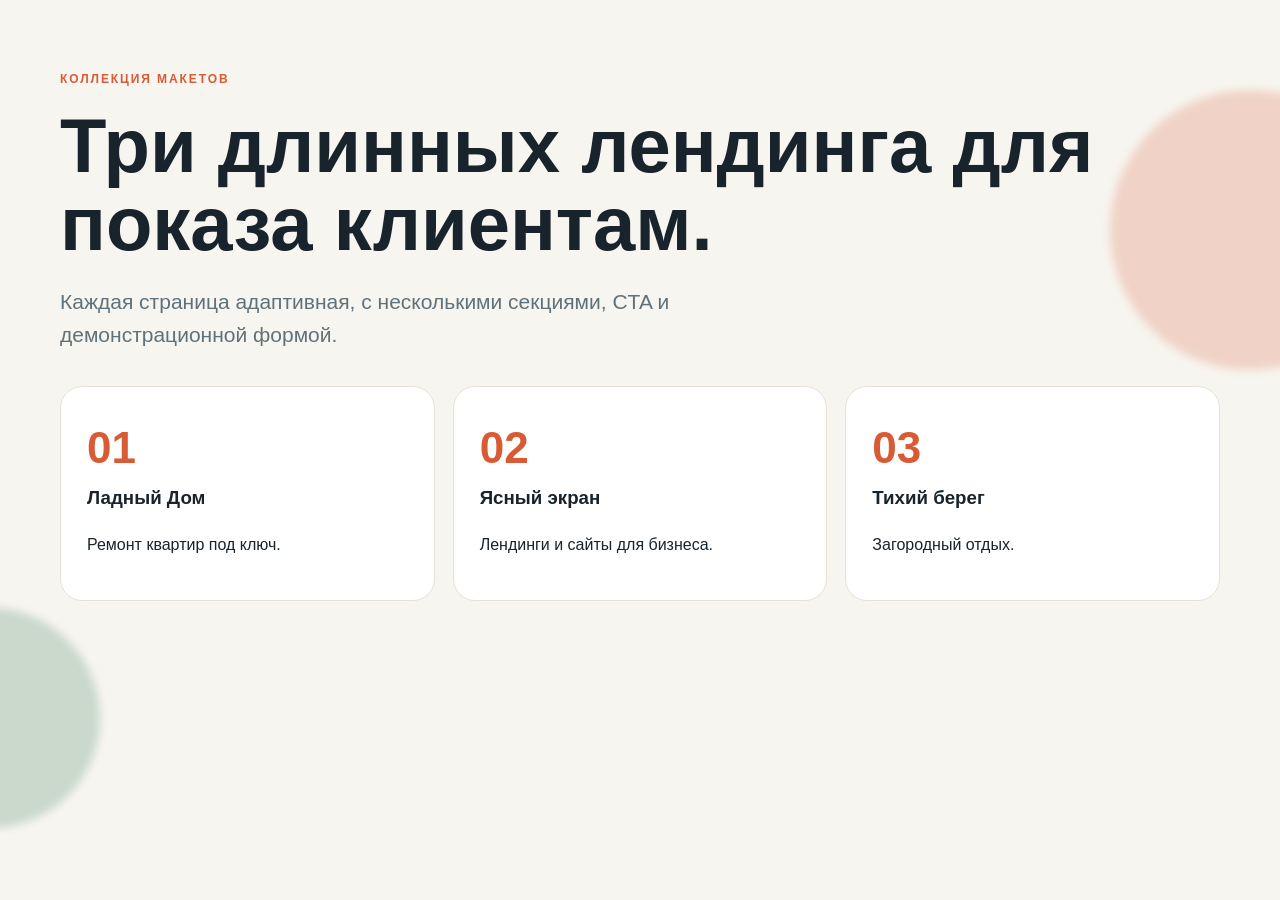
<file: index.html>
<!doctype html><html lang="ru"><head><meta charset="utf-8"><meta name="viewport" content="width=device-width,initial-scale=1"><title>Три демонстрационных лендинга</title><link rel="stylesheet" href="styles.css"></head><body><main class="wrap hero"><div class="eyebrow">Коллекция макетов</div><h1>Три длинных лендинга для показа клиентам.</h1><p class="lead">Каждая страница адаптивная, с несколькими секциями, CTA и демонстрационной формой.</p><div class="grid"><a class="card" href="landing-1/"><div class="number">01</div><h3>Ладный Дом</h3><p>Ремонт квартир под ключ.</p></a><a class="card" href="landing-2/"><div class="number">02</div><h3>Ясный экран</h3><p>Лендинги и сайты для бизнеса.</p></a><a class="card" href="landing-3/"><div class="number">03</div><h3>Тихий берег</h3><p>Загородный отдых.</p></a></div></main></body></html>
</file>
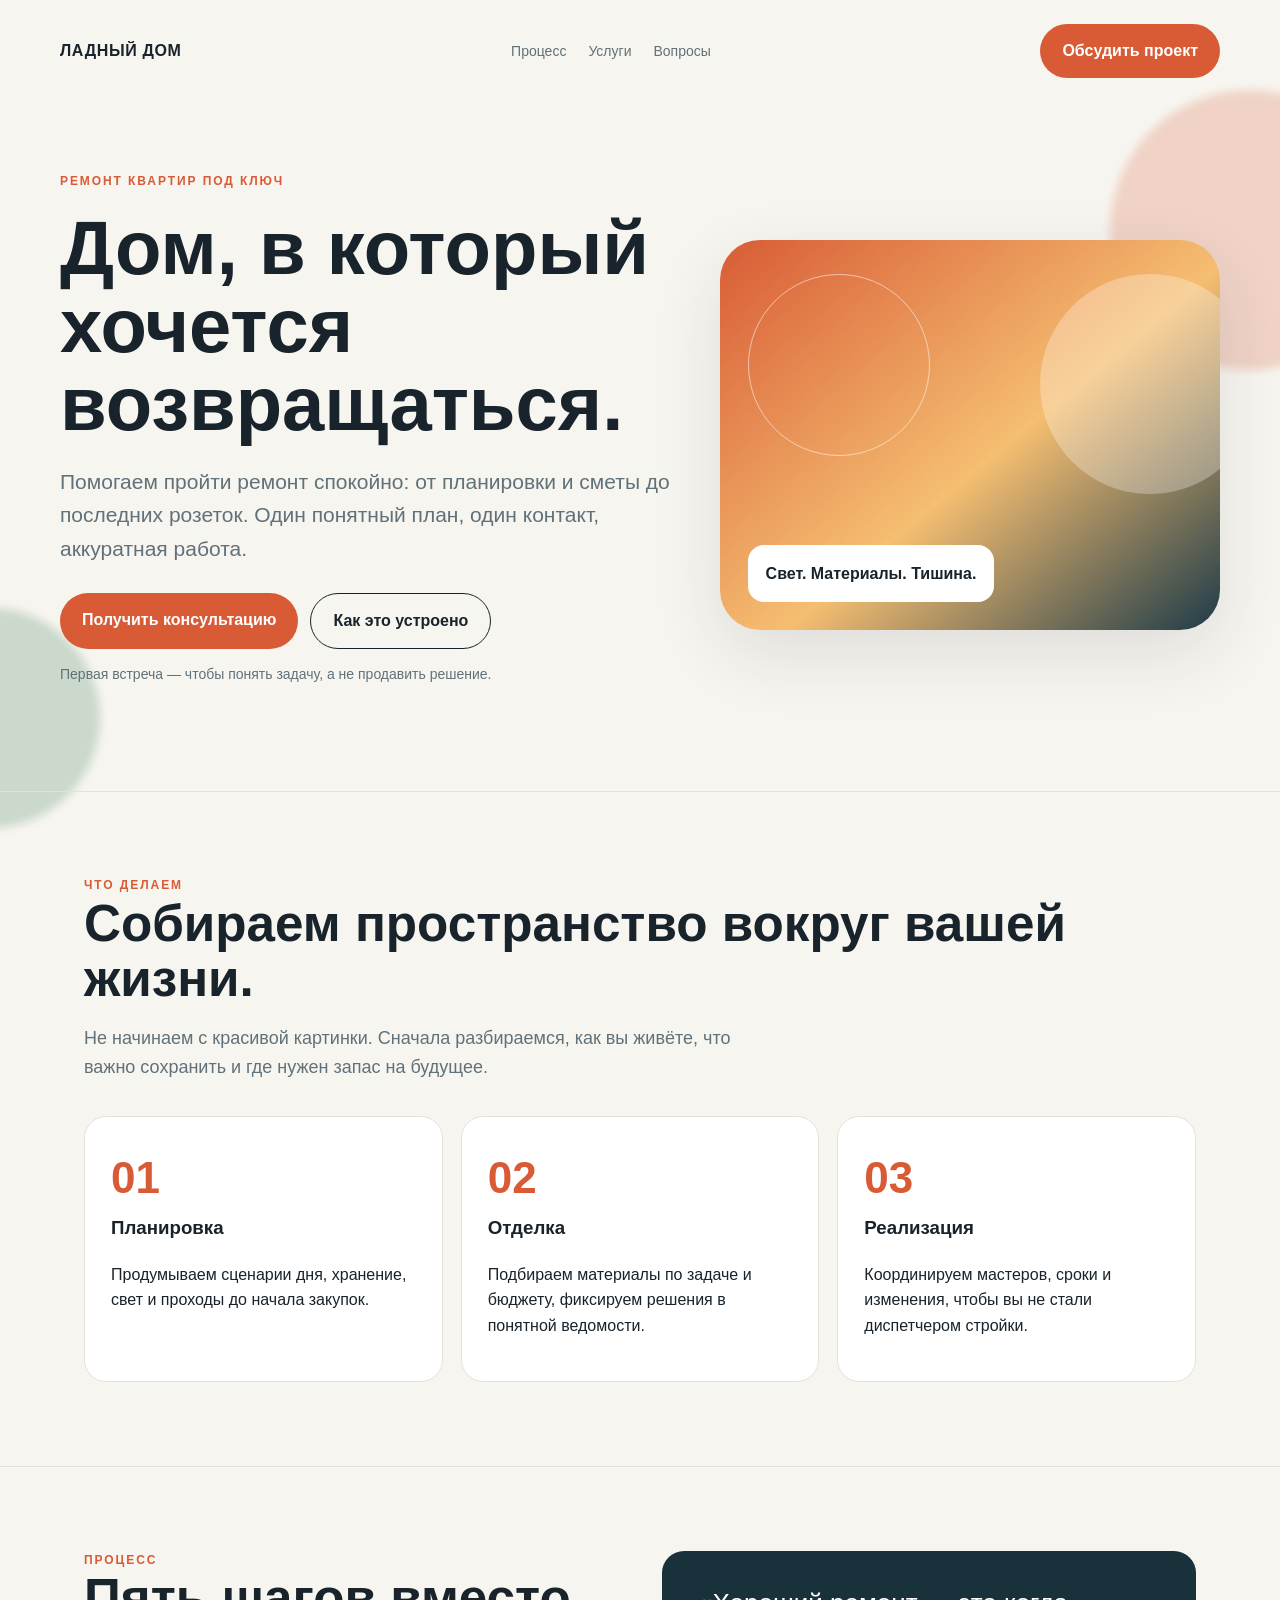
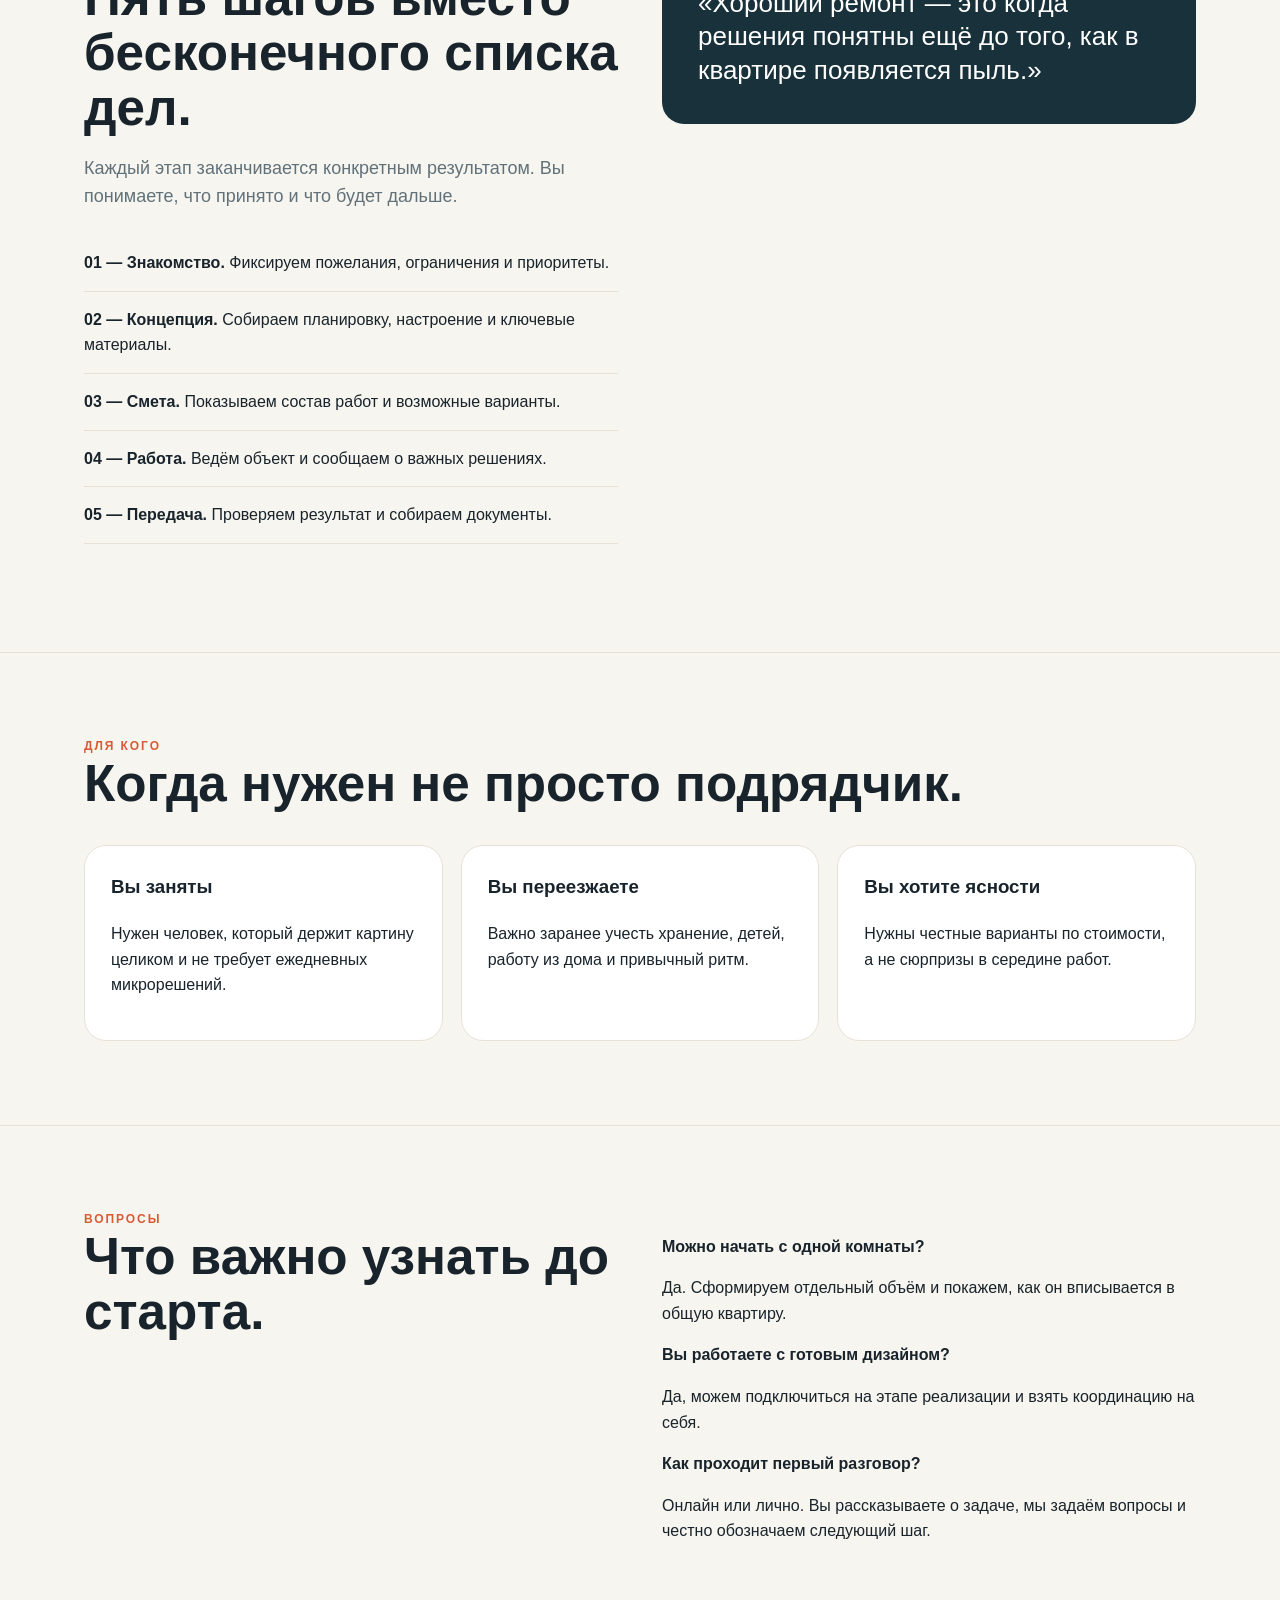
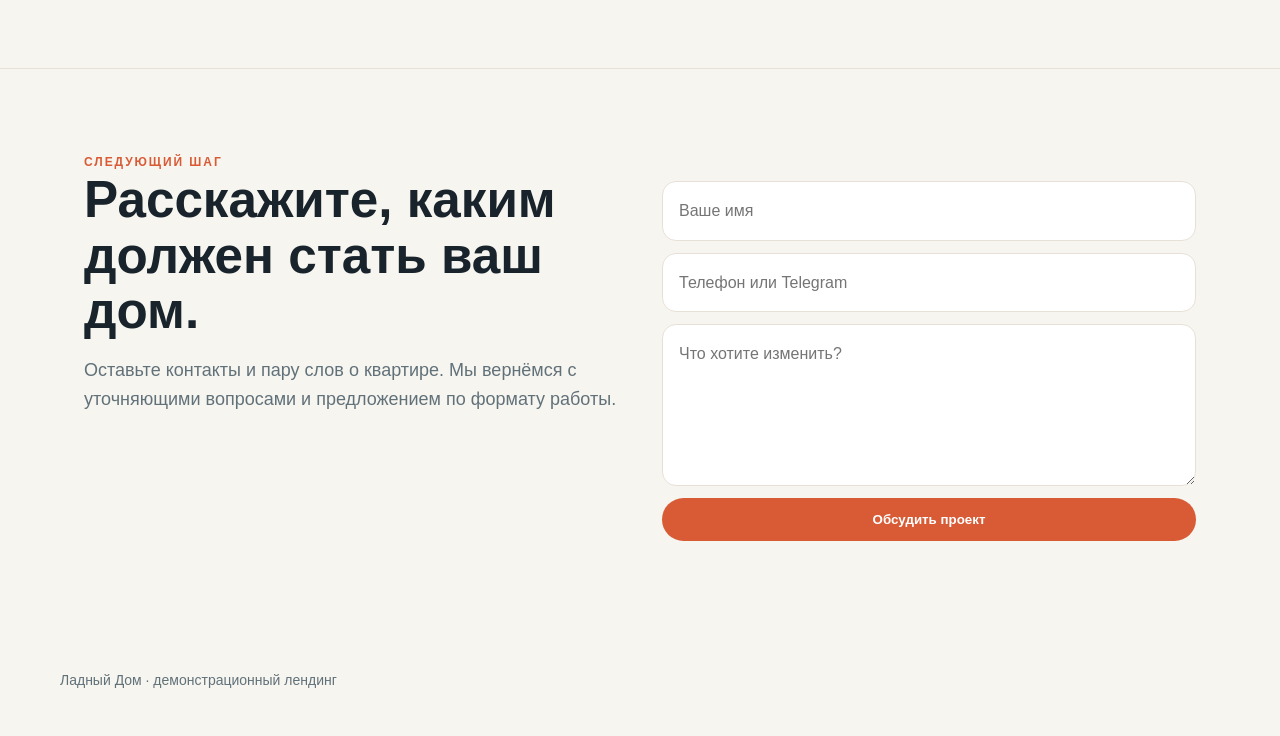
<file: landing-1/index.html>
<!doctype html><html lang="ru"><head><meta charset="utf-8"><meta name="viewport" content="width=device-width,initial-scale=1"><title>Ладный Дом — ремонт без хаоса</title><link rel="stylesheet" href="../styles.css"><link rel="icon" href="data:image/svg+xml,%3Csvg xmlns='http://www.w3.org/2000/svg' viewBox='0 0 64 64'%3E%3Crect width='64' height='64' rx='16' fill='%23d85b36'/%3E%3Cpath d='M14 31 32 15l18 16v19H14z' fill='white'/%3E%3C/svg%3E"></head><body><header class="wrap nav"><a class="logo" href="#top">ЛАДНЫЙ ДОМ</a><nav class="navlinks"><a href="#process">Процесс</a><a href="#services">Услуги</a><a href="#faq">Вопросы</a></nav><a class="btn" href="#contact">Обсудить проект</a></header><main id="top"><section class="wrap hero"><div class="hero-grid"><div><div class="eyebrow">Ремонт квартир под ключ</div><h1>Дом, в который хочется возвращаться.</h1><p class="lead">Помогаем пройти ремонт спокойно: от планировки и сметы до последних розеток. Один понятный план, один контакт, аккуратная работа.</p><div class="actions"><a class="btn" href="#contact">Получить консультацию</a><a class="btn alt" href="#process">Как это устроено</a></div><p class="kicker">Первая встреча — чтобы понять задачу, а не продавить решение.</p></div><div class="visual"><span class="label">Свет. Материалы. Тишина.</span></div></div></section><section class="section" id="services"><div class="wrap"><div class="eyebrow">Что делаем</div><h2>Собираем пространство вокруг вашей жизни.</h2><p class="section-intro">Не начинаем с красивой картинки. Сначала разбираемся, как вы живёте, что важно сохранить и где нужен запас на будущее.</p><div class="grid"><article class="card"><div class="number">01</div><h3>Планировка</h3><p>Продумываем сценарии дня, хранение, свет и проходы до начала закупок.</p></article><article class="card"><div class="number">02</div><h3>Отделка</h3><p>Подбираем материалы по задаче и бюджету, фиксируем решения в понятной ведомости.</p></article><article class="card"><div class="number">03</div><h3>Реализация</h3><p>Координируем мастеров, сроки и изменения, чтобы вы не стали диспетчером стройки.</p></article></div></div></section><section class="section" id="process"><div class="wrap split"><div><div class="eyebrow">Процесс</div><h2>Пять шагов вместо бесконечного списка дел.</h2><p class="section-intro">Каждый этап заканчивается конкретным результатом. Вы понимаете, что принято и что будет дальше.</p><ul class="list"><li><b>01 — Знакомство.</b> Фиксируем пожелания, ограничения и приоритеты.</li><li><b>02 — Концепция.</b> Собираем планировку, настроение и ключевые материалы.</li><li><b>03 — Смета.</b> Показываем состав работ и возможные варианты.</li><li><b>04 — Работа.</b> Ведём объект и сообщаем о важных решениях.</li><li><b>05 — Передача.</b> Проверяем результат и собираем документы.</li></ul></div><div class="quote">«Хороший ремонт — это когда решения понятны ещё до того, как в квартире появляется пыль.»</div></div></section><section class="section"><div class="wrap"><div class="eyebrow">Для кого</div><h2>Когда нужен не просто подрядчик.</h2><div class="grid"><article class="card"><h3>Вы заняты</h3><p>Нужен человек, который держит картину целиком и не требует ежедневных микрорешений.</p></article><article class="card"><h3>Вы переезжаете</h3><p>Важно заранее учесть хранение, детей, работу из дома и привычный ритм.</p></article><article class="card"><h3>Вы хотите ясности</h3><p>Нужны честные варианты по стоимости, а не сюрпризы в середине работ.</p></article></div></div></section><section class="section" id="faq"><div class="wrap split"><div><div class="eyebrow">Вопросы</div><h2>Что важно узнать до старта.</h2></div><div class="list"><div><b>Можно начать с одной комнаты?</b><p>Да. Сформируем отдельный объём и покажем, как он вписывается в общую квартиру.</p></div><div><b>Вы работаете с готовым дизайном?</b><p>Да, можем подключиться на этапе реализации и взять координацию на себя.</p></div><div><b>Как проходит первый разговор?</b><p>Онлайн или лично. Вы рассказываете о задаче, мы задаём вопросы и честно обозначаем следующий шаг.</p></div></div></div></section><section class="section" id="contact"><div class="wrap split"><div><div class="eyebrow">Следующий шаг</div><h2>Расскажите, каким должен стать ваш дом.</h2><p class="section-intro">Оставьте контакты и пару слов о квартире. Мы вернёмся с уточняющими вопросами и предложением по формату работы.</p></div><form class="form"><input placeholder="Ваше имя"><input type="tel" placeholder="Телефон или Telegram"><textarea rows="5" placeholder="Что хотите изменить?"></textarea><button class="btn" type="button">Обсудить проект</button></form></div></section></main><footer class="wrap footer">Ладный Дом · демонстрационный лендинг</footer></body></html>
</file>
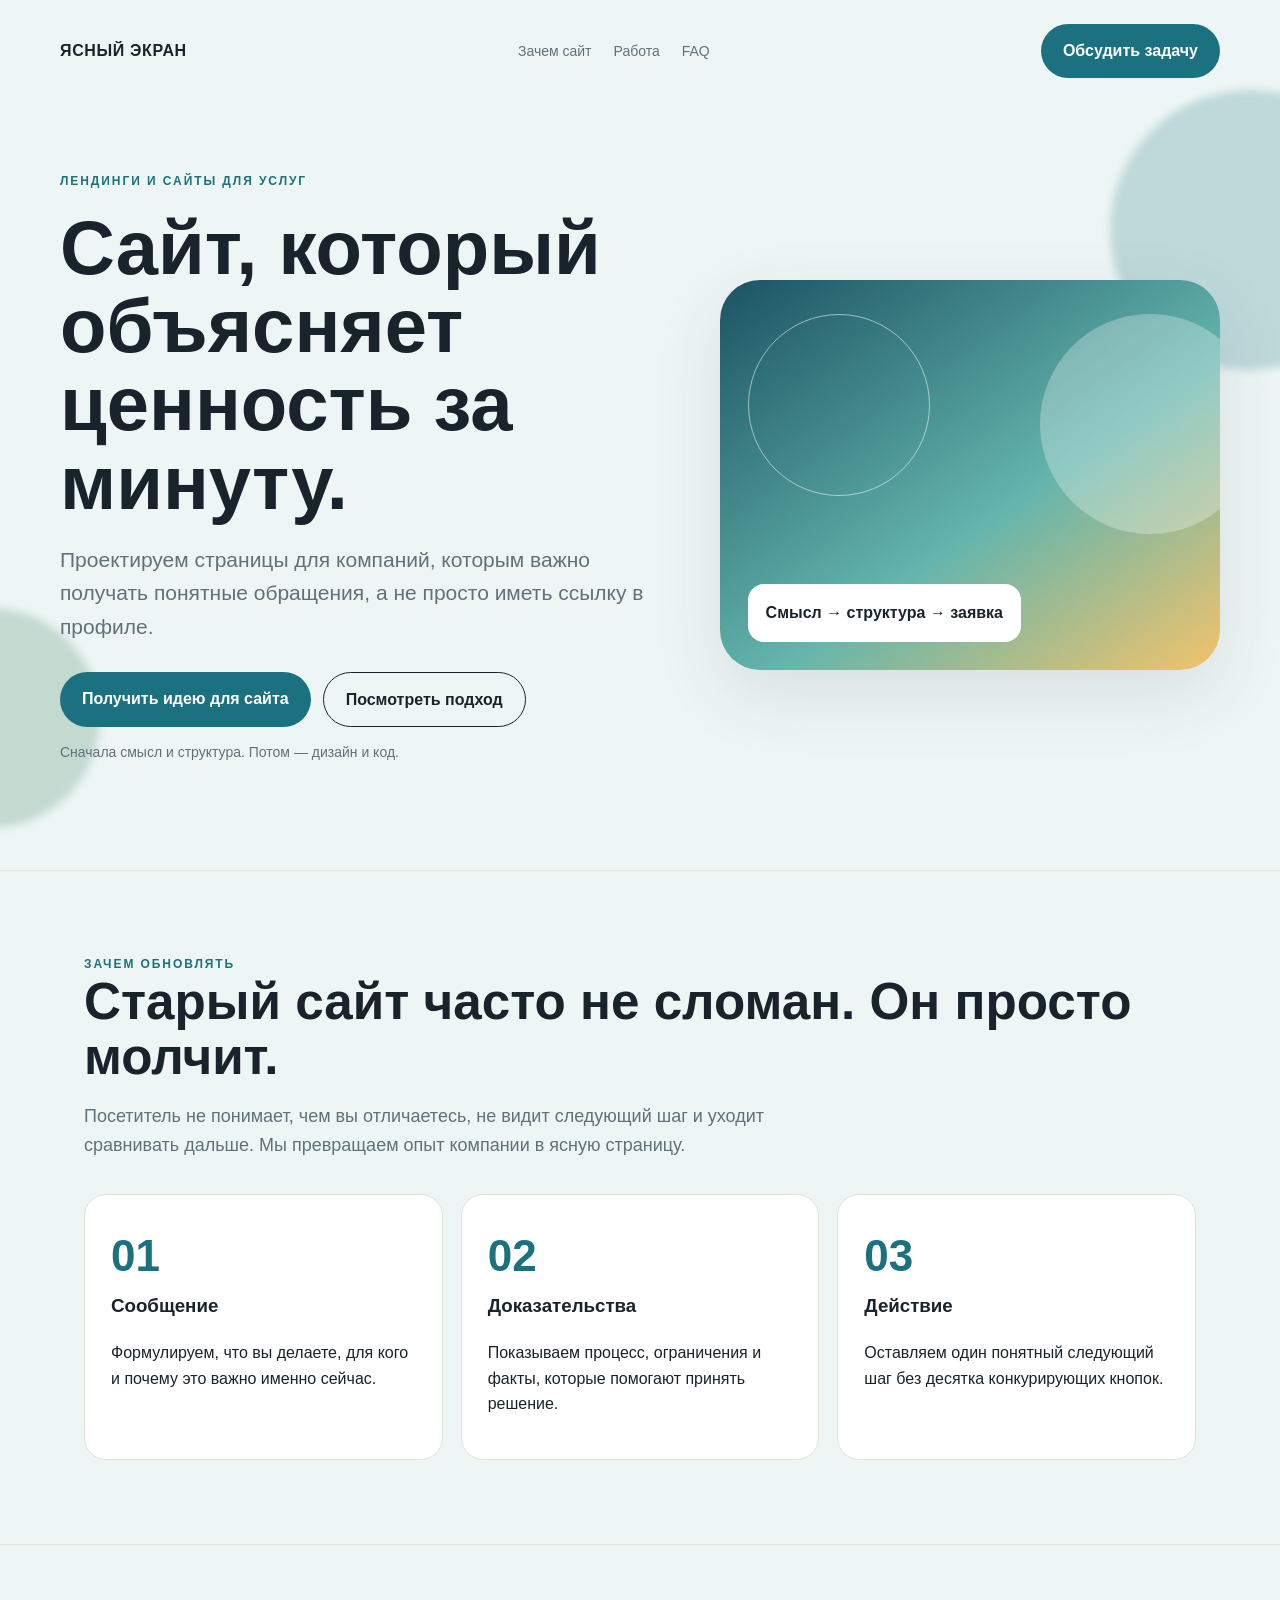
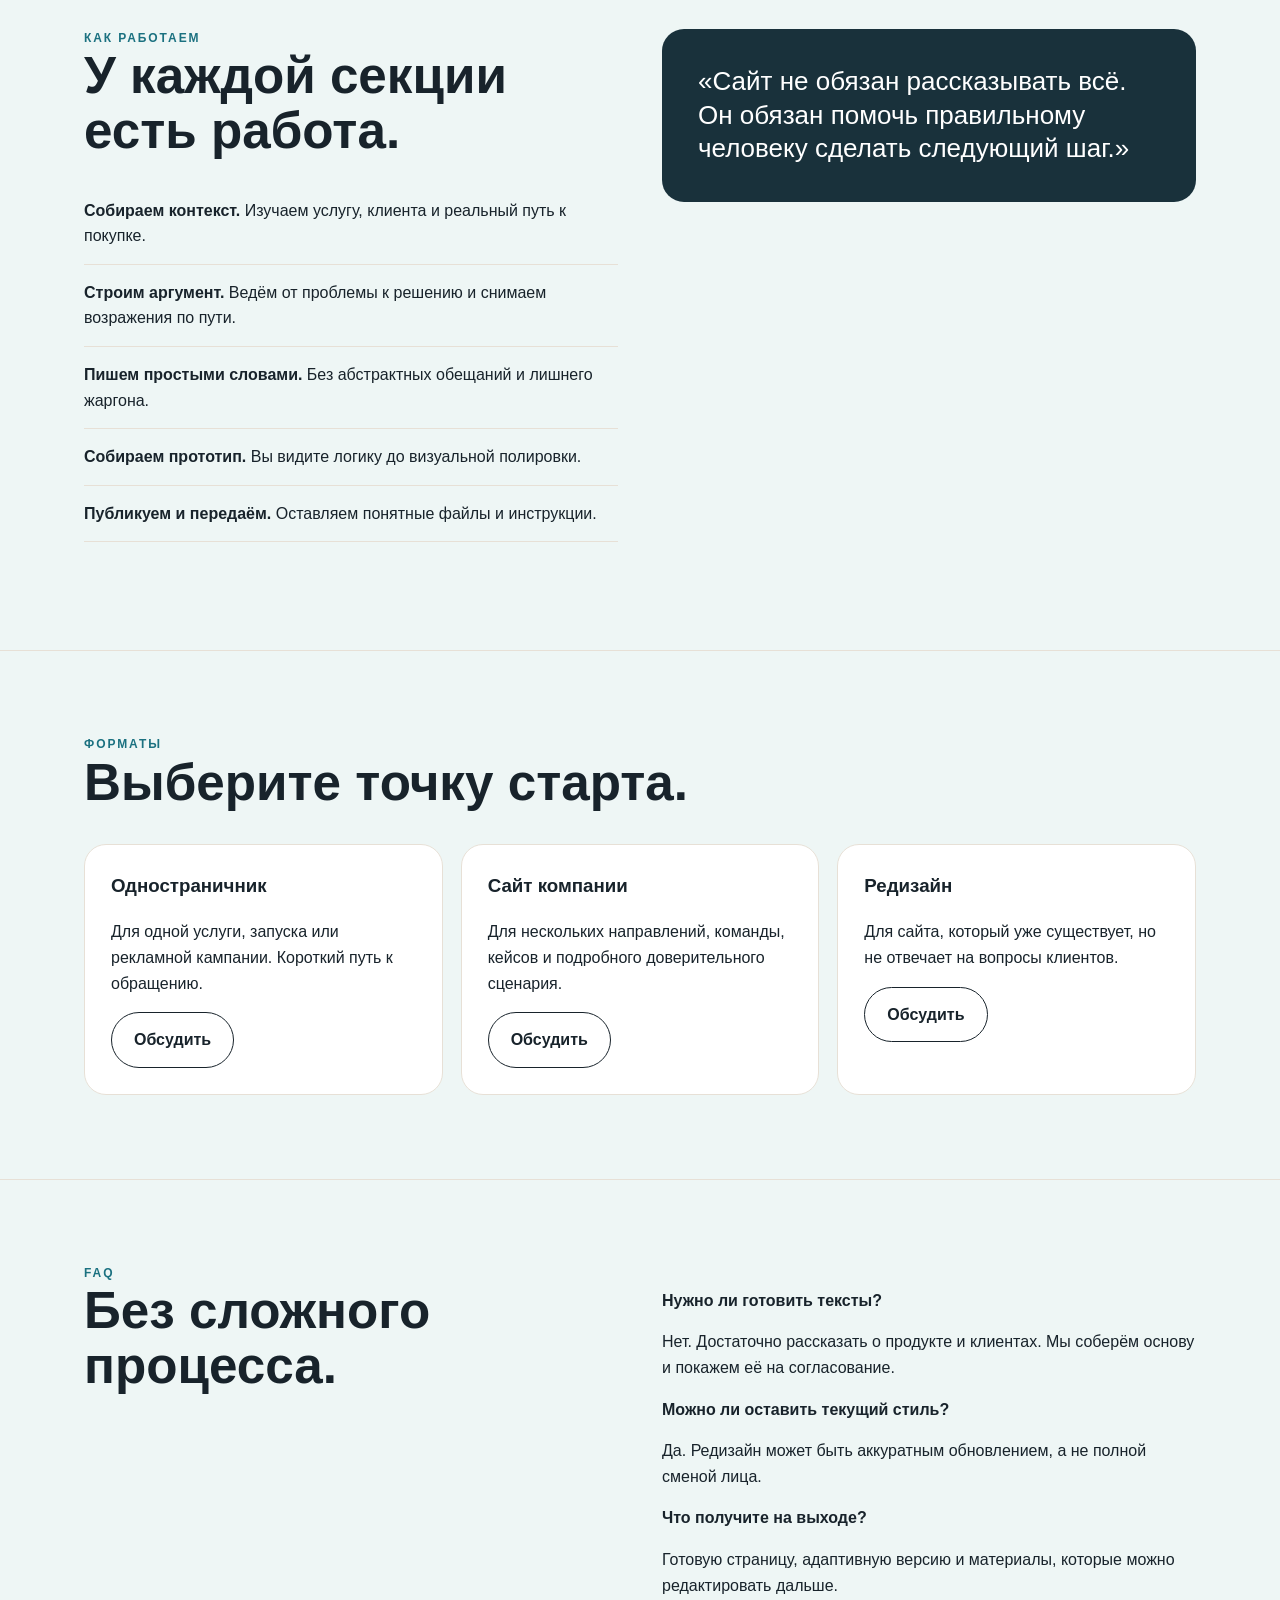
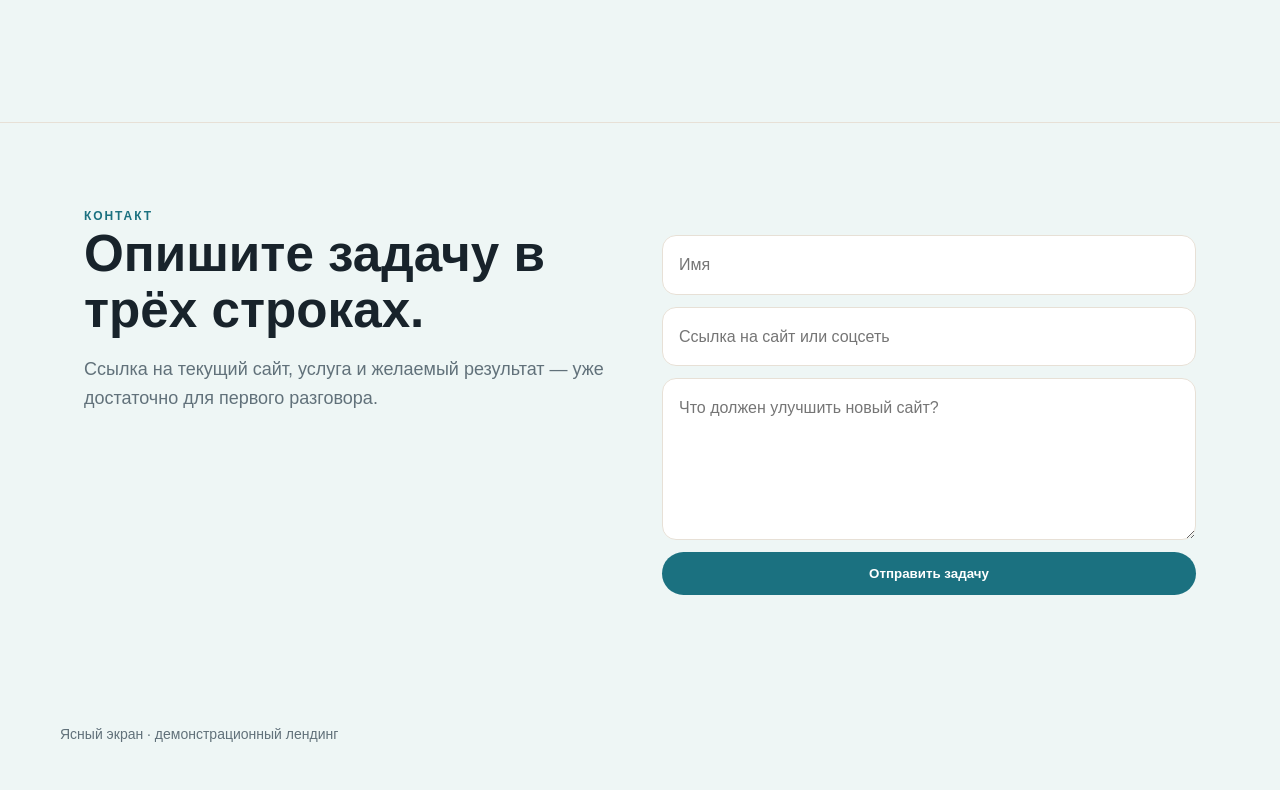
<file: landing-2/index.html>
<!doctype html><html lang="ru"><head><meta charset="utf-8"><meta name="viewport" content="width=device-width,initial-scale=1"><title>Ясный экран — сайты для бизнеса</title><link rel="stylesheet" href="../styles.css"><link rel="icon" href="data:image/svg+xml,%3Csvg xmlns='http://www.w3.org/2000/svg' viewBox='0 0 64 64'%3E%3Crect width='64' height='64' rx='16' fill='%231b5363'/%3E%3Cpath d='M15 18h34v28H15z' fill='none' stroke='white' stroke-width='5'/%3E%3Cpath d='M22 27h20M22 35h12' stroke='white' stroke-width='4'/%3E%3C/svg%3E"></head><body style="--accent:#1b7180;--paper:#eef6f5"><header class="wrap nav"><a class="logo" href="#top">ЯСНЫЙ ЭКРАН</a><nav class="navlinks"><a href="#why">Зачем сайт</a><a href="#work">Работа</a><a href="#faq">FAQ</a></nav><a class="btn" href="#contact">Обсудить задачу</a></header><main id="top"><section class="wrap hero"><div class="hero-grid"><div><div class="eyebrow">Лендинги и сайты для услуг</div><h1>Сайт, который объясняет ценность за минуту.</h1><p class="lead">Проектируем страницы для компаний, которым важно получать понятные обращения, а не просто иметь ссылку в профиле.</p><div class="actions"><a class="btn" href="#contact">Получить идею для сайта</a><a class="btn alt" href="#work">Посмотреть подход</a></div><p class="kicker">Сначала смысл и структура. Потом — дизайн и код.</p></div><div class="visual" style="background:linear-gradient(145deg,#1b5363,#64b5ad 58%,#f2c36b)"><span class="label">Смысл → структура → заявка</span></div></div></section><section class="section" id="why"><div class="wrap"><div class="eyebrow">Зачем обновлять</div><h2>Старый сайт часто не сломан. Он просто молчит.</h2><p class="section-intro">Посетитель не понимает, чем вы отличаетесь, не видит следующий шаг и уходит сравнивать дальше. Мы превращаем опыт компании в ясную страницу.</p><div class="grid"><article class="card"><div class="number">01</div><h3>Сообщение</h3><p>Формулируем, что вы делаете, для кого и почему это важно именно сейчас.</p></article><article class="card"><div class="number">02</div><h3>Доказательства</h3><p>Показываем процесс, ограничения и факты, которые помогают принять решение.</p></article><article class="card"><div class="number">03</div><h3>Действие</h3><p>Оставляем один понятный следующий шаг без десятка конкурирующих кнопок.</p></article></div></div></section><section class="section" id="work"><div class="wrap split"><div><div class="eyebrow">Как работаем</div><h2>У каждой секции есть работа.</h2><ul class="list"><li><b>Собираем контекст.</b> Изучаем услугу, клиента и реальный путь к покупке.</li><li><b>Строим аргумент.</b> Ведём от проблемы к решению и снимаем возражения по пути.</li><li><b>Пишем простыми словами.</b> Без абстрактных обещаний и лишнего жаргона.</li><li><b>Собираем прототип.</b> Вы видите логику до визуальной полировки.</li><li><b>Публикуем и передаём.</b> Оставляем понятные файлы и инструкции.</li></ul></div><div class="quote">«Сайт не обязан рассказывать всё. Он обязан помочь правильному человеку сделать следующий шаг.»</div></div></section><section class="section"><div class="wrap"><div class="eyebrow">Форматы</div><h2>Выберите точку старта.</h2><div class="grid"><article class="card"><h3>Одностраничник</h3><p>Для одной услуги, запуска или рекламной кампании. Короткий путь к обращению.</p><a class="btn alt" href="#contact">Обсудить</a></article><article class="card"><h3>Сайт компании</h3><p>Для нескольких направлений, команды, кейсов и подробного доверительного сценария.</p><a class="btn alt" href="#contact">Обсудить</a></article><article class="card"><h3>Редизайн</h3><p>Для сайта, который уже существует, но не отвечает на вопросы клиентов.</p><a class="btn alt" href="#contact">Обсудить</a></article></div></div></section><section class="section" id="faq"><div class="wrap split"><div><div class="eyebrow">FAQ</div><h2>Без сложного процесса.</h2></div><div class="list"><div><b>Нужно ли готовить тексты?</b><p>Нет. Достаточно рассказать о продукте и клиентах. Мы соберём основу и покажем её на согласование.</p></div><div><b>Можно ли оставить текущий стиль?</b><p>Да. Редизайн может быть аккуратным обновлением, а не полной сменой лица.</p></div><div><b>Что получите на выходе?</b><p>Готовую страницу, адаптивную версию и материалы, которые можно редактировать дальше.</p></div></div></div></section><section class="section" id="contact"><div class="wrap split"><div><div class="eyebrow">Контакт</div><h2>Опишите задачу в трёх строках.</h2><p class="section-intro">Ссылка на текущий сайт, услуга и желаемый результат — уже достаточно для первого разговора.</p></div><form class="form"><input placeholder="Имя"><input placeholder="Ссылка на сайт или соцсеть"><textarea rows="5" placeholder="Что должен улучшить новый сайт?"></textarea><button class="btn" type="button">Отправить задачу</button></form></div></section></main><footer class="wrap footer">Ясный экран · демонстрационный лендинг</footer></body></html>
</file>
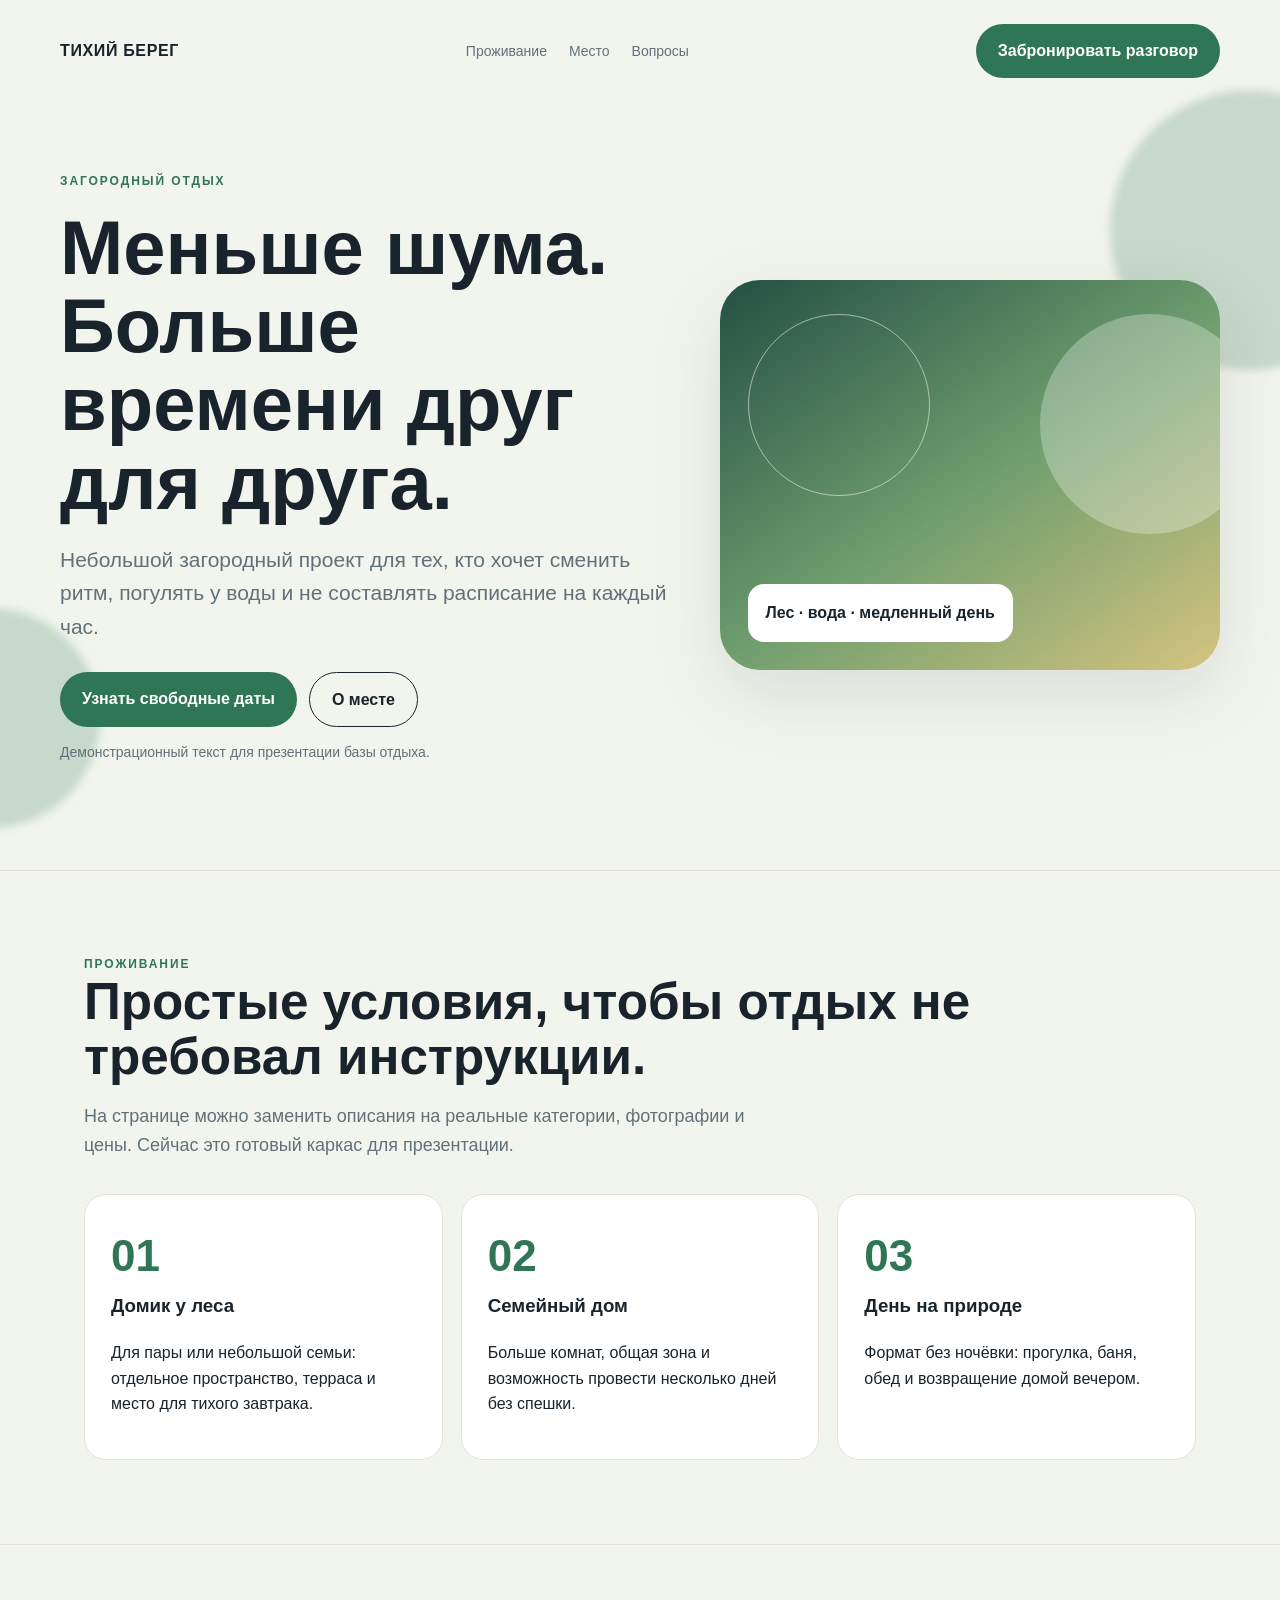
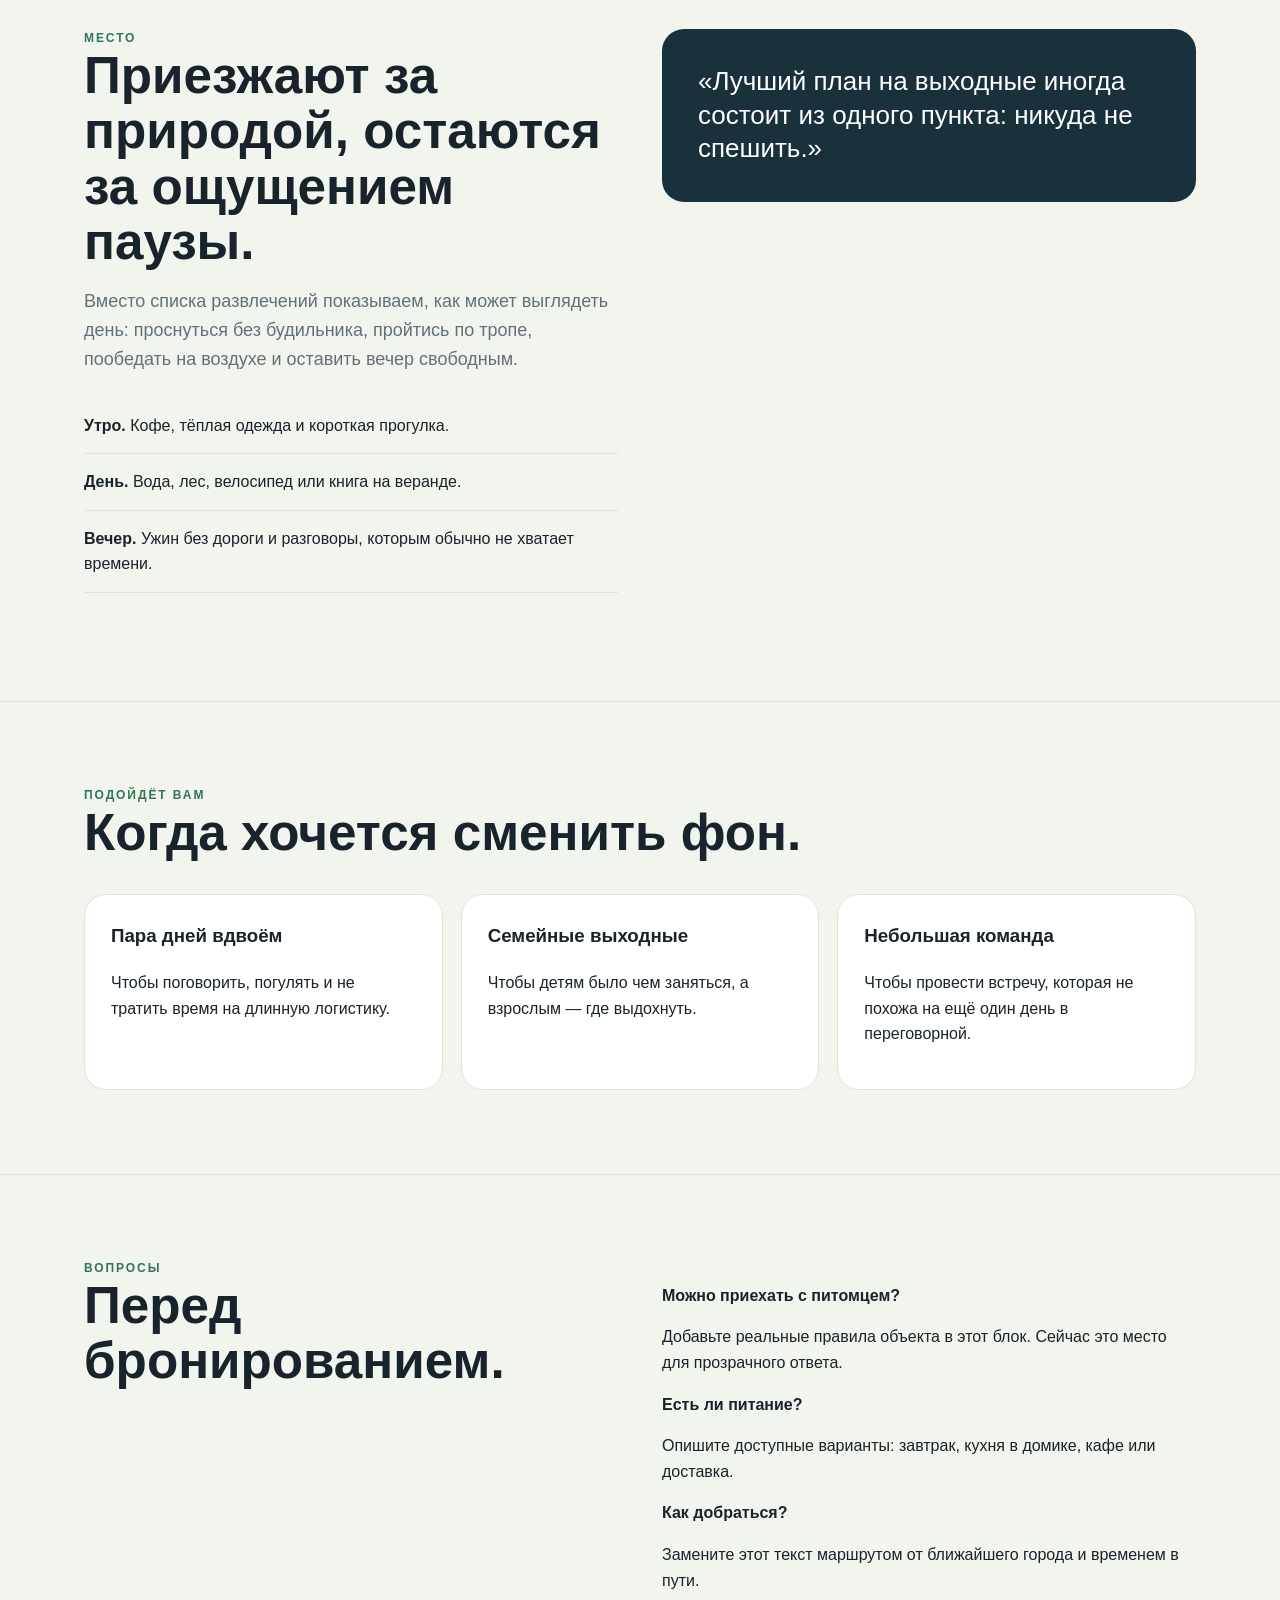
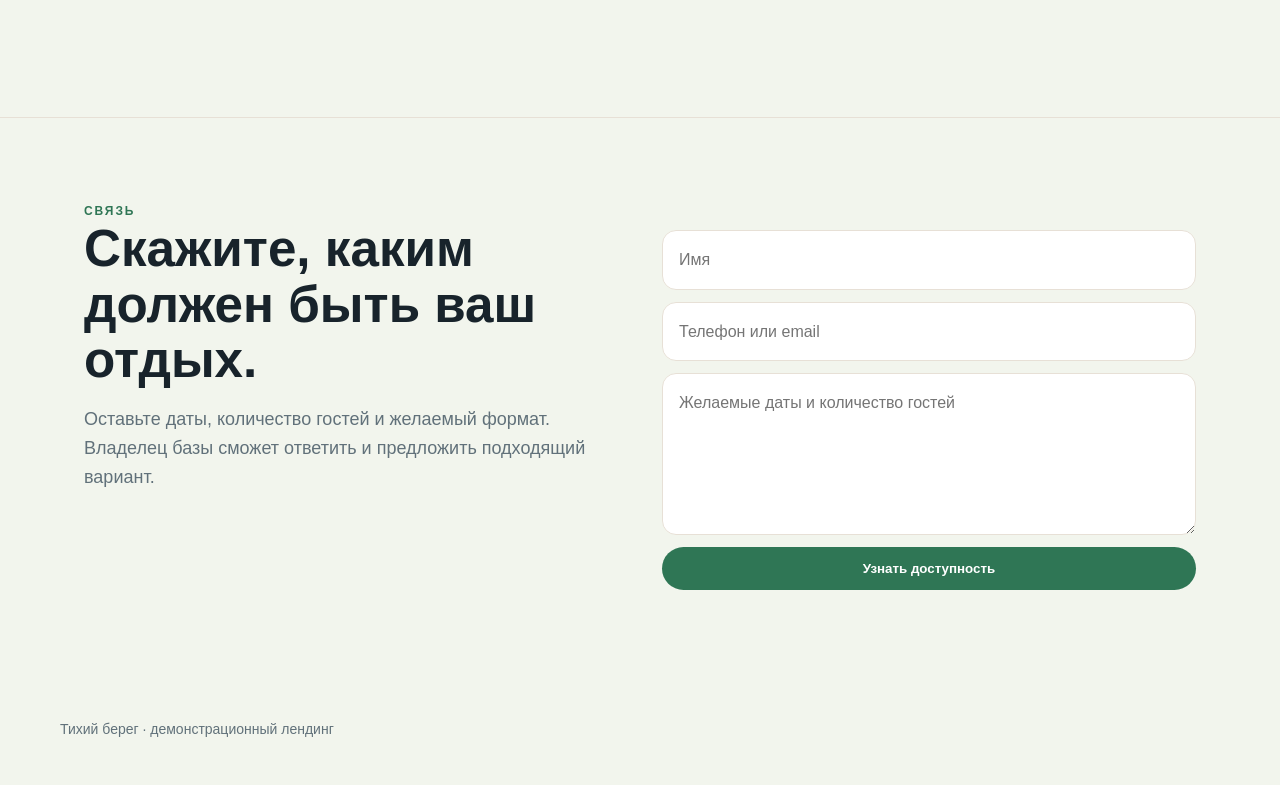
<file: landing-3/index.html>
<!doctype html><html lang="ru"><head><meta charset="utf-8"><meta name="viewport" content="width=device-width,initial-scale=1"><title>Тихий берег — отдых за городом</title><link rel="stylesheet" href="../styles.css"><link rel="icon" href="data:image/svg+xml,%3Csvg xmlns='http://www.w3.org/2000/svg' viewBox='0 0 64 64'%3E%3Crect width='64' height='64' rx='16' fill='%232f6b4f'/%3E%3Cpath d='M12 43c9-8 16-8 25 0 6 5 10 5 15 0' fill='none' stroke='white' stroke-width='5'/%3E%3Cpath d='M32 14v25M32 19l-9 8M32 25l10 8' stroke='white' stroke-width='4'/%3E%3C/svg%3E"></head><body style="--accent:#2f7655;--paper:#f2f5ed"><header class="wrap nav"><a class="logo" href="#top">ТИХИЙ БЕРЕГ</a><nav class="navlinks"><a href="#stay">Проживание</a><a href="#place">Место</a><a href="#faq">Вопросы</a></nav><a class="btn" href="#contact">Забронировать разговор</a></header><main id="top"><section class="wrap hero"><div class="hero-grid"><div><div class="eyebrow">Загородный отдых</div><h1>Меньше шума. Больше времени друг для друга.</h1><p class="lead">Небольшой загородный проект для тех, кто хочет сменить ритм, погулять у воды и не составлять расписание на каждый час.</p><div class="actions"><a class="btn" href="#contact">Узнать свободные даты</a><a class="btn alt" href="#place">О месте</a></div><p class="kicker">Демонстрационный текст для презентации базы отдыха.</p></div><div class="visual" style="background:linear-gradient(145deg,#234f43,#6f9e6e 52%,#d5c47f)"><span class="label">Лес · вода · медленный день</span></div></div></section><section class="section" id="stay"><div class="wrap"><div class="eyebrow">Проживание</div><h2>Простые условия, чтобы отдых не требовал инструкции.</h2><p class="section-intro">На странице можно заменить описания на реальные категории, фотографии и цены. Сейчас это готовый каркас для презентации.</p><div class="grid"><article class="card"><div class="number">01</div><h3>Домик у леса</h3><p>Для пары или небольшой семьи: отдельное пространство, терраса и место для тихого завтрака.</p></article><article class="card"><div class="number">02</div><h3>Семейный дом</h3><p>Больше комнат, общая зона и возможность провести несколько дней без спешки.</p></article><article class="card"><div class="number">03</div><h3>День на природе</h3><p>Формат без ночёвки: прогулка, баня, обед и возвращение домой вечером.</p></article></div></div></section><section class="section" id="place"><div class="wrap split"><div><div class="eyebrow">Место</div><h2>Приезжают за природой, остаются за ощущением паузы.</h2><p class="section-intro">Вместо списка развлечений показываем, как может выглядеть день: проснуться без будильника, пройтись по тропе, пообедать на воздухе и оставить вечер свободным.</p><ul class="list"><li><b>Утро.</b> Кофе, тёплая одежда и короткая прогулка.</li><li><b>День.</b> Вода, лес, велосипед или книга на веранде.</li><li><b>Вечер.</b> Ужин без дороги и разговоры, которым обычно не хватает времени.</li></ul></div><div class="quote">«Лучший план на выходные иногда состоит из одного пункта: никуда не спешить.»</div></div></section><section class="section"><div class="wrap"><div class="eyebrow">Подойдёт вам</div><h2>Когда хочется сменить фон.</h2><div class="grid"><article class="card"><h3>Пара дней вдвоём</h3><p>Чтобы поговорить, погулять и не тратить время на длинную логистику.</p></article><article class="card"><h3>Семейные выходные</h3><p>Чтобы детям было чем заняться, а взрослым — где выдохнуть.</p></article><article class="card"><h3>Небольшая команда</h3><p>Чтобы провести встречу, которая не похожа на ещё один день в переговорной.</p></article></div></div></section><section class="section" id="faq"><div class="wrap split"><div><div class="eyebrow">Вопросы</div><h2>Перед бронированием.</h2></div><div class="list"><div><b>Можно приехать с питомцем?</b><p>Добавьте реальные правила объекта в этот блок. Сейчас это место для прозрачного ответа.</p></div><div><b>Есть ли питание?</b><p>Опишите доступные варианты: завтрак, кухня в домике, кафе или доставка.</p></div><div><b>Как добраться?</b><p>Замените этот текст маршрутом от ближайшего города и временем в пути.</p></div></div></div></section><section class="section" id="contact"><div class="wrap split"><div><div class="eyebrow">Связь</div><h2>Скажите, каким должен быть ваш отдых.</h2><p class="section-intro">Оставьте даты, количество гостей и желаемый формат. Владелец базы сможет ответить и предложить подходящий вариант.</p></div><form class="form"><input placeholder="Имя"><input placeholder="Телефон или email"><textarea rows="5" placeholder="Желаемые даты и количество гостей"></textarea><button class="btn" type="button">Узнать доступность</button></form></div></section></main><footer class="wrap footer">Тихий берег · демонстрационный лендинг</footer></body></html>
</file>
<file: styles.css>
:root{--ink:#18232b;--muted:#61717a;--paper:#f7f5ef;--card:#fff;--accent:#d85b36;--line:#e7e0d6;--radius:22px}*{box-sizing:border-box}html{scroll-behavior:smooth}body{margin:0;background:var(--paper);color:var(--ink);font-family:Inter,Arial,sans-serif;line-height:1.6;overflow-x:hidden}body:before,body:after{content:"";position:fixed;z-index:-1;border-radius:50%;filter:blur(4px);pointer-events:none;opacity:.22;animation:drift 14s ease-in-out infinite alternate}body:before{width:280px;height:280px;background:var(--accent);top:10vh;right:-110px}body:after{width:220px;height:220px;background:#2f7655;bottom:8vh;left:-120px;animation-delay:-5s}@keyframes drift{from{transform:translate3d(0,0,0) scale(1)}to{transform:translate3d(34px,-26px,0) scale(1.15)}}a{color:inherit;text-decoration:none}.wrap{max-width:1160px;margin:auto;padding:0 24px}.nav{display:flex;justify-content:space-between;align-items:center;padding:24px 0}.logo{font-weight:800;letter-spacing:.04em}.navlinks{display:flex;gap:22px;color:var(--muted);font-size:14px}.btn{display:inline-block;background:var(--accent);color:#fff;padding:14px 22px;border-radius:999px;font-weight:700;border:0;transition:transform .25s ease,box-shadow .25s ease,filter .25s ease}.btn:hover{transform:translateY(-4px) scale(1.025);box-shadow:0 12px 24px color-mix(in srgb,var(--accent) 32%,transparent);filter:saturate(1.15)}.btn:active{transform:translateY(-1px) scale(.98)}.btn.alt{background:transparent;color:var(--ink);border:1px solid var(--ink)}.hero{padding:70px 0 92px}.hero-grid{display:grid;grid-template-columns:1.1fr .9fr;gap:48px;align-items:center}.eyebrow{text-transform:uppercase;letter-spacing:.16em;color:var(--accent);font-size:12px;font-weight:800}.hero h1{font-size:clamp(42px,6vw,76px);line-height:1.03;margin:18px 0;animation:rise .8s both}.lead{font-size:21px;color:var(--muted);max-width:650px;animation:rise .8s .12s both}.actions{display:flex;gap:12px;flex-wrap:wrap;margin-top:28px;animation:rise .8s .22s both}.visual{min-height:390px;border-radius:40px;background:linear-gradient(140deg,#d85b36,#f5be71 55%,#1e3b48);position:relative;overflow:hidden;box-shadow:0 24px 70px #1b27331c;animation:float 7s ease-in-out infinite}.visual:before{content:"";position:absolute;width:180px;height:180px;border:1px solid #fff8;border-radius:50%;left:28px;top:34px;animation:orbit 10s linear infinite}.visual:after{content:"";position:absolute;width:220px;height:220px;border-radius:50%;background:#ffffff48;right:-40px;top:34px;animation:pulse 4s ease-in-out infinite}.visual .label{position:absolute;left:28px;bottom:28px;background:#fff;padding:16px 18px;border-radius:16px;font-weight:800;z-index:1}.section{padding:84px 0;border-top:1px solid var(--line)}.section h2{font-size:clamp(30px,4vw,52px);line-height:1.08;margin:0 0 16px}.section-intro{max-width:700px;color:var(--muted);font-size:18px}.grid{display:grid;grid-template-columns:repeat(3,1fr);gap:18px;margin-top:34px}.card{background:var(--card);border:1px solid var(--line);border-radius:var(--radius);padding:26px;transition:transform .3s ease,box-shadow .3s ease}.card:hover{transform:translateY(-7px);box-shadow:0 18px 35px #18232b18}.card h3{margin-top:0}.number{font-size:44px;color:var(--accent);font-weight:800}.split{display:grid;grid-template-columns:1fr 1fr;gap:44px;align-items:start}.list{padding:0;margin:24px 0;list-style:none}.list li{padding:15px 0;border-bottom:1px solid var(--line)}.quote{font-size:26px;line-height:1.3;background:#19313b;color:#fff;border-radius:var(--radius);padding:36px;animation:pulse 5s ease-in-out infinite}.form{display:grid;gap:12px;max-width:560px;margin-top:28px}.form input,.form textarea{width:100%;padding:16px;border:1px solid var(--line);border-radius:14px;font:inherit;background:#fff;transition:border-color .2s,box-shadow .2s}.form input:focus,.form textarea:focus{outline:0;border-color:var(--accent);box-shadow:0 0 0 4px color-mix(in srgb,var(--accent) 18%,transparent)}.footer{padding:44px 0;color:var(--muted);font-size:14px}.kicker{font-size:14px;color:var(--muted)}@keyframes rise{from{opacity:0;transform:translateY(18px)}to{opacity:1;transform:none}}@keyframes float{0%,100%{transform:translateY(0)}50%{transform:translateY(-9px)}}@keyframes orbit{to{transform:rotate(360deg)}}@keyframes pulse{0%,100%{opacity:.7;transform:scale(1)}50%{opacity:1;transform:scale(1.05)}}@media(prefers-reduced-motion:reduce){*,*:before,*:after{animation-duration:.001ms!important;animation-iteration-count:1!important;transition-duration:.001ms!important}}@media(max-width:800px){.hero-grid,.split{grid-template-columns:1fr}.grid{grid-template-columns:1fr}.navlinks{display:none}.hero{padding-top:35px}.visual{min-height:280px}}
/* polish animations */
.navlinks a{position:relative;transition:color .25s ease}.navlinks a:after{content:"";position:absolute;left:0;right:100%;bottom:-7px;height:2px;background:var(--accent);transition:right .3s ease}.navlinks a:hover{color:var(--ink)}.navlinks a:hover:after{right:0}.card{animation:cardIn .7s both}.card:nth-child(2){animation-delay:.1s}.card:nth-child(3){animation-delay:.2s}.card:hover{transform:translateY(-7px) rotate(.35deg)}.visual .label{animation:labelIn .9s .45s both}.visual .label:after{content:"";position:absolute;inset:0;border-radius:inherit;background:linear-gradient(110deg,transparent 20%,#fff8 45%,transparent 70%);transform:translateX(-120%);animation:shine 4.5s 1.5s ease-in-out infinite}@keyframes cardIn{from{opacity:0;transform:translateY(24px)}to{opacity:1;transform:none}}@keyframes labelIn{from{opacity:0;transform:translateY(12px)}to{opacity:1;transform:none}}@keyframes shine{0%,55%{transform:translateX(-120%)}75%,100%{transform:translateX(120%)}}
</file>
